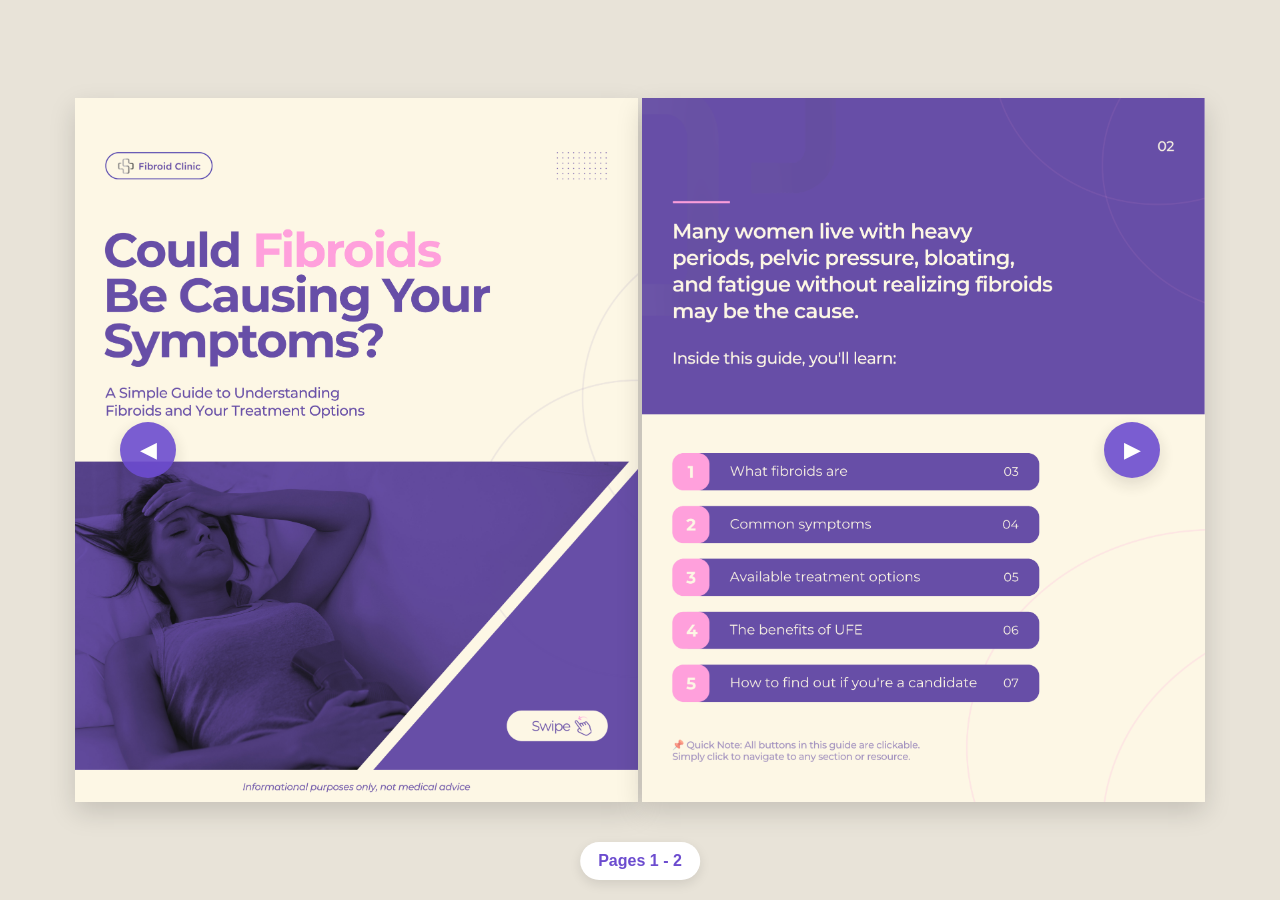
<file: index.html>
<!DOCTYPE html>
<html lang="en">
<head>
<meta charset="UTF-8">
<meta name="viewport" content="width=device-width, initial-scale=1.0">
<title>Fibroid Clinic Guide</title>

<style>

*{
    margin:0;
    padding:0;
    box-sizing:border-box;
}

body{
    background:#e8e3d8;
    font-family:Arial,sans-serif;
    overflow-x:hidden;
}

/* MOBILE */

.mobile{
    display:none;
}

.mobile img{
    width:100%;
    display:block;
}

/* DESKTOP */

.desktop{
    min-height:100vh;
    display:flex;
    justify-content:center;
    align-items:center;
    padding:20px;
}

.book{
    display:flex;
    gap:4px;
    justify-content:center;
    align-items:flex-start;
}

.page{
    width:44vw;
    max-width:700px;
    background:white;
    box-shadow:0 10px 25px rgba(0,0,0,.15);
}

.page img{
    width:100%;
    display:block;
}

/* SIDE NAVIGATION */

.sideNav{
    position:fixed;
    top:50%;
    transform:translateY(-50%);
    width:56px;
    height:56px;
    border:none;
    border-radius:50%;
    background:#6c4ccf;
    color:white;
    font-size:22px;
    cursor:pointer;
    z-index:9999;
    box-shadow:0 6px 18px rgba(0,0,0,.15);
    opacity:.9;
    transition:.2s ease;
}

.sideNav:hover{
    opacity:1;
    transform:translateY(-50%) scale(1.05);
}

.sidePrev{
    left:120px;
}

.sideNext{
    right:120px;
}

.counter{
    position:fixed;
    bottom:20px;
    left:50%;
    transform:translateX(-50%);
    background:white;
    padding:10px 18px;
    border-radius:999px;
    box-shadow:0 4px 12px rgba(0,0,0,.1);
    color:#6c4ccf;
    font-weight:bold;
}

/* MOBILE */

@media(max-width:900px){

    .desktop{
        display:none;
    }

    .mobile{
        display:block;
    }

}

</style>
</head>

<body>

<!-- MOBILE -->

<div class="mobile">

<img src="1.png">
<img src="2.png">
<img src="3.png">
<img src="4.png">
<img src="5.png">
<img src="6.png">
<img src="7.png">
<img src="8.png">

</div>

<!-- DESKTOP -->

<div class="desktop">

<button class="sideNav sidePrev" onclick="prev()">◀</button>

<div class="book">

<div class="page">
<img id="leftPage" src="1.png">
</div>

<div class="page">
<img id="rightPage" src="2.png">
</div>

</div>

<button class="sideNav sideNext" onclick="next()">▶</button>

<div class="counter" id="counter">
Pages 1 - 2
</div>

</div>

<script>

const pages = [
'1.png',
'2.png',
'3.png',
'4.png',
'5.png',
'6.png',
'7.png',
'8.png'
];

let spread = 0;

function render(){

    document.getElementById('leftPage').src =
        pages[spread * 2];

    document.getElementById('rightPage').src =
        pages[(spread * 2) + 1];

    document.getElementById('counter').innerText =
        'Pages ' +
        ((spread * 2) + 1) +
        ' - ' +
        ((spread * 2) + 2);

}

function next(){

    if(spread < 3){
        spread++;
        render();
    }

}

function prev(){

    if(spread > 0){
        spread--;
        render();
    }

}

document.addEventListener('keydown', function(e){

    if(e.key === 'ArrowRight'){
        next();
    }

    if(e.key === 'ArrowLeft'){
        prev();
    }

});

render();

</script>

</body>
</html>
</file>
